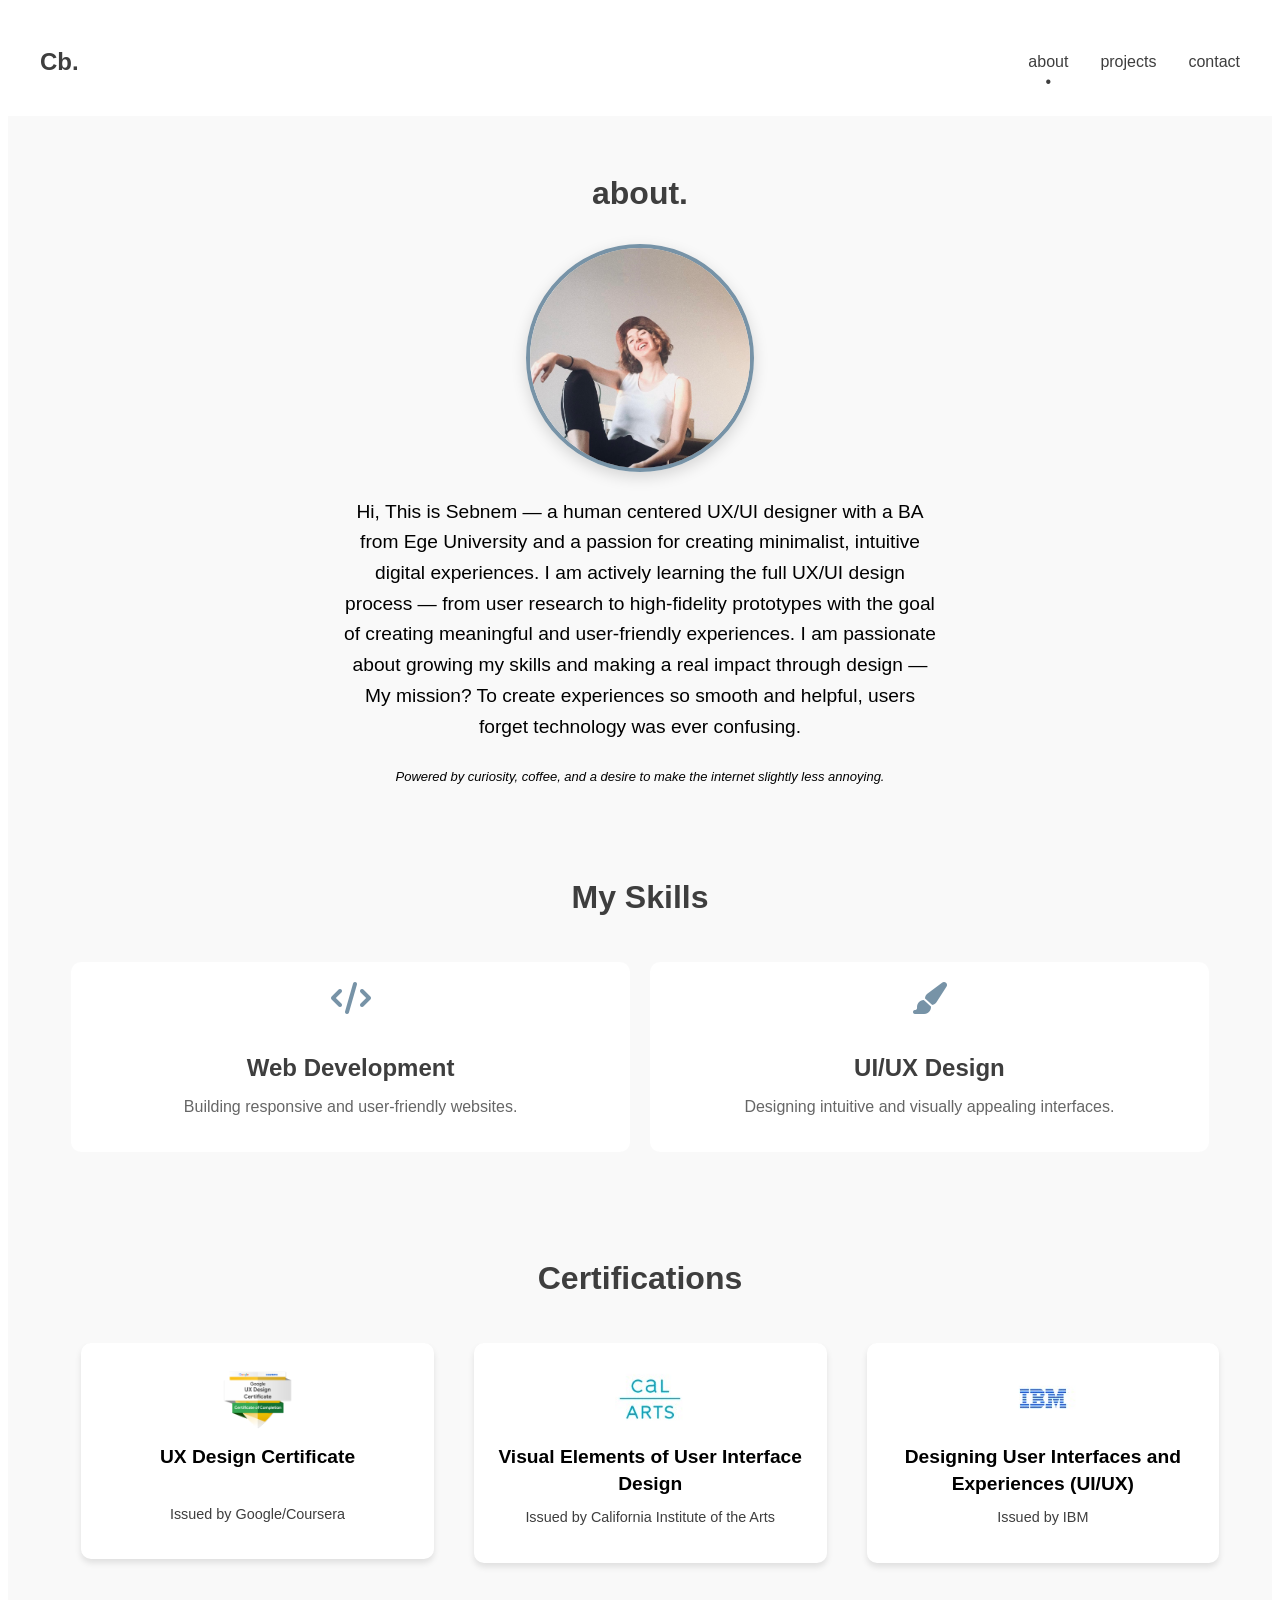
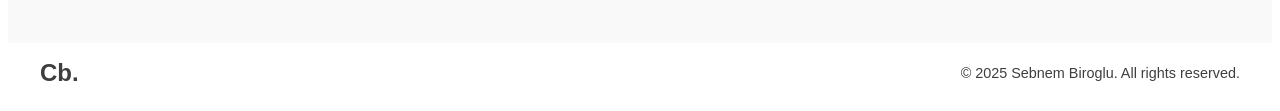
<file: index.html>
<!DOCTYPE html>
<html lang="en">
    <head>
        <meta charset="UTF-8">
        <meta name="viewport" content="width=device-width, initial-scale=1.0">
        <title>About - Sebnem Portfolio</title>
        <link href="/sharedCss/global.css" rel="stylesheet" type="text/css">
        <link href="/sharedCss/header.css" rel="stylesheet" type="text/css">
        <link href="/sharedCss/footer.css" rel="stylesheet" type="text/css">
        <link href="index.css" rel="stylesheet" type="text/css">
        <!-- Font Awesome for Icons -->
        <link rel="icon" href="/assets/icon.jpeg">
        <link rel="stylesheet" href="https://cdnjs.cloudflare.com/ajax/libs/font-awesome/6.0.0/css/all.min.css">
        <link rel="stylesheet" href="https://cdn.jsdelivr.net/npm/swiper@11/swiper-bundle.min.css">
        <script src="https://cdn.jsdelivr.net/npm/swiper@11/swiper-bundle.min.js"></script>
    </head>
    <body>
        <header>
            <div class="header">
                <a href="/index.html" class="logo">Cb.</a>
                <!-- Hamburger Menu Icon -->
                <div class="hamburger">☰</div>
                <!-- Navigation Links -->
                <div class="header-right" id="headerRight">
                    <a href="/index.html" class="selected">about</a>
                    <a href="/pages/projectsPage/projects.html">projects</a>
                    <a href="/pages/contactPage/contact.html">contact</a>
                </div>
            </div>
        </header>
        <!-- Hero Section -->
        <section class="hero-about">
            <div class="hero-content">
                <h1>about.</h1>
                <div class="profile-image-container">
                    <img src="/assets/about.jpg" alt="Sebnem" class="profile-image">
                </div>
                <p class="about-description">Hi, This is Sebnem — a human centered UX/UI designer with a BA from Ege University and a passion for creating minimalist, intuitive digital experiences. I am actively learning the full UX/UI design process — from user research to high-fidelity prototypes with the goal of creating meaningful and user-friendly experiences. I am passionate about growing my skills and making a real impact through design —My mission? To create experiences so smooth and helpful, users forget technology was ever confusing. 
              </p>
              <p class="about-description" style="font-style: italic; font-size: small;" > Powered by curiosity, coffee, and a desire to make the internet slightly less annoying.</p>
            </div>
        </section>
        <!-- Skills Section -->
        <section class="skills-section">
            <div class="skills-content">
                <h2>My Skills</h2>
                <div class="skills-grid">
                    <div class="skill">
                        <i class="fas fa-code"></i>
                        <h3>Web Development</h3>
                        <p>Building responsive and user-friendly websites.</p>
                    </div>
                    <div class="skill">
                        <i class="fas fa-paint-brush"></i>
                        <h3>UI/UX Design</h3>
                        <p>Designing intuitive and visually appealing interfaces.</p>
                    </div>

                </div>
            </div>
        </section>

        <section class="certifications-section">
            <div class="certifications-content">
                <h2>Certifications</h2>
                <div class="swiper-container">
                    <div class="swiper-wrapper">
                        <div class="swiper-slide">
                            <a href="https://www.credly.com/badges/e24ab41a-7db2-4058-b487-5f7d9be0de0d/public_url">
                                <img src="/assets/googleUXBadge.png">
                            </a>
                            <h3>UX Design Certificate</h3>
                            <p>Issued by Google/Coursera</p>
                        </div>
                        <div class="swiper-slide">
                            <a href="https://coursera.org/share/6ad89e8c963c9c7af292164a2fdc0afe">
                                <img src="/assets/calArtsLogo.jpeg">
                            </a>
                            <h3>Visual Elements of User Interface Design</h3>
                            <p>Issued by California Institute of the Arts</p>
                        </div>
                        <div class="swiper-slide">
                            <a href="https://coursera.org/share/5076c85e84b5dffcf7ebeeaede200be6">
                                <img src="/assets/ibm_logo.jpeg">
                            </a>
                            <h3>Designing User Interfaces and Experiences (UI/UX)</h3>
                            <p>Issued by IBM</p>
                        </div>
                        <div class="swiper-slide">
                            <a href="https://coursera.org/share/40bcac7f797701fb63cc44b56f583195">
                                <img src="/assets/microsoft_logo.jpeg">
                            </a>
                            <h3>Fundamentals of UI/UX Design</h3>
                            <p>Issued by Microsoft</p>
                        </div>
                        <div class="swiper-slide">
                            <a href="https://coursera.org/share/eeac251ac2859d1772b9b5827acc6440">
                                <img src="/assets/northEasternLogo.jpeg">
                            </a>
                            <h3>UX Web Design: Build User-Centric Websites</h3>
                            <p>Issued by Northeastern University</p>
                        </div>
                        <!--
                        <div class="swiper-slide">
                            <a href="https://coursera.org/share/3fb75e6a3b801d511cbf3d9e2e4f54c2">
                                <img src="/assets/googleLogo.jpeg">
                            </a>
                            <h3>Foundations of User Experience (UX) Design</h3>
                            <p>Issued by Google</p>
                        </div>
                        <div class="swiper-slide">
                            <a href="https://coursera.org/share/2ea15ce8f1d9692c07cf7ea50afc7239">
                                <img src="/assets/googleLogo.jpeg">
                            </a>
                            <h3>Start the UX Design Process: Empathize, Define, and Ideate</h3>
                            <p>Issued by Google</p>
                        </div>
                        <div class="swiper-slide">
                            <a href="https://coursera.org/share/d749ca5d533803d2b2585f1487466e7f">
                                <img src="/assets/googleLogo.jpeg">
                            </a>
                            <h3>Build Wireframes and Low-Fidelity Prototypes</h3>
                            <p>Issued by Google</p>
                        </div>
                        <div class="swiper-slide">
                            <a href="https://coursera.org/share/19de95fd7adc21bbb7989eeb2485a227">
                                <img src="/assets/googleLogo.jpeg">
                            </a>
                            <h3>Conduct UX Research and Test Early Concepts</h3>
                            <p>Issued by Google</p>
                        </div>
                        <div class="swiper-slide">
                            <a href="https://coursera.org/share/00df83d7be7b2926460253aa1dc768f0">
                                <img src="/assets/googleLogo.jpeg">
                            </a>
                            <h3>Create High-Fidelity Designs and Prototypes in Figma</h3>
                            <p>Issued by Google</p>
                        </div>
                        <div class="swiper-slide">
                            <a href="https://coursera.org/share/0bf09a257a8bd4d47339a36e63cf5b81">
                                <img src="/assets/googleLogo.jpeg">
                            </a>
                            <h3>Build Dynamic User Interfaces (UI) for Websites</h3>
                            <p>Issued by Google</p>
                        </div>
                        <div class="swiper-slide">
                            <a href="https://coursera.org/share/71d807952641d104ea6d45db547788c6">
                                <img src="/assets/googleLogo.jpeg">
                            </a>
                            <h3>Design a User Experience for Social Good & Prepare for Jobs</h3>
                            <p>Issued by Google</p>
                        </div>-->
                    </div>
                </div>
            </div>
        </section>

        <!-- Experience Section -->
        <!--
        <section class="experience-section">
            <div class="experience-content">
                <h2>Experience</h2>
                <div class="timeline">
                    <div class="timeline-item">
                        <h3>Future UI/UX Designer</h3>
                        <p>coming soon</p>
                        <p></p>
                    </div>
                    <div class="timeline-item">
                        <h3>Future Intern</h3>
                        <p>coming soon</p>
                        <p></p>
                    </div>
                </div>
            </div>
        </section>-->
        <footer class="footer">
            <div class="footer-content">
                <div class="footer-logo">Cb.</div>
                <div class="footer-text">© 2025 Sebnem Biroglu. All rights reserved.</div>
            </div>
        </footer>
        <script src="/js/hamburgerMenu.js"></script>
        <script src="/js/swiper.js"></script>
        </script>
    </body>
    <script>
        document.addEventListener('DOMContentLoaded', function() {
          document.body.classList.add('loaded');
          console.log('DOM fully loaded and parsed'); // Optional logging
        });
      </script>
</html>
</file>
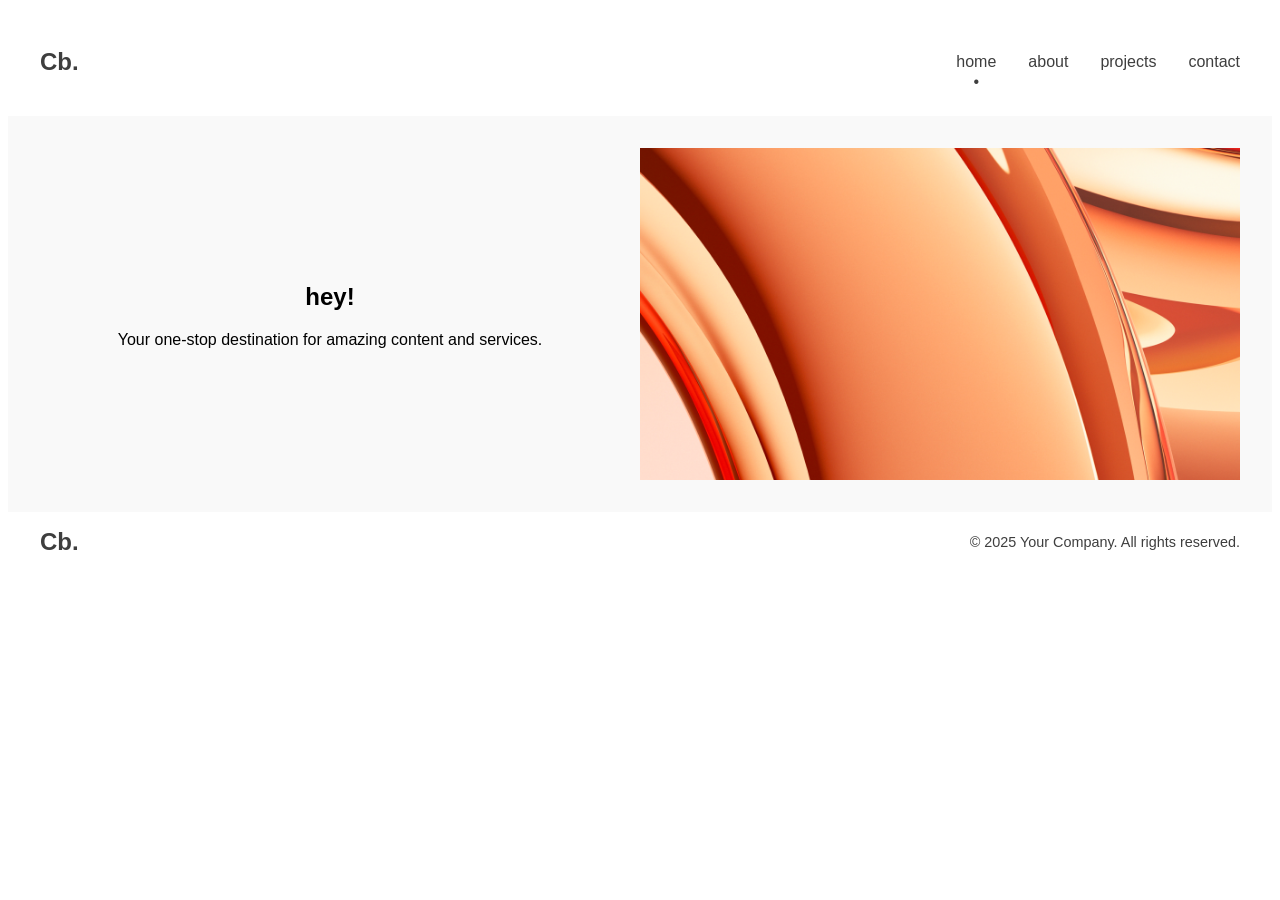
<file: SebnemBiroglu/index.html>
<!DOCTYPE html>
<html lang="en">
    <head>
        <meta charset="UTF-8">
        <meta name="viewport" content="width=device-width, initial-scale=1.0">
        <title>Home - Your Website</title>
        <link href="sebnemWebsite.css" rel="stylesheet" type="text/css">
    </head>
    <body>
        <header>
            <div class="header">
                <a href="index.html"  class="logo">Cb.</a>
                <div class="hamburger">☰</div>
                <div class="header-right" id="headerRight">
                    <a href="index.html" class="selected">home</a>
                    <a href="about.html">about</a>
                    <a href="projects.html">projects</a>
                    <a href="contact.html">contact</a>
                </div>
            </div>
        </header>

        <!-- Home Page Content -->
        <section class="contact-section">
            <div class="container">
                <div class="hero-content">
                <h1>hey!</h1>
                <p>Your one-stop destination for amazing content and services.</p>
                </div>
                <img src="images/test1.png" alt="My Image">
            </div>
        </section>

        <script src="sebnemWebsite.js"></script>
        <footer class="footer">
            <div class="footer-content">
                <div class="footer-logo">Cb.</div>
                <div class="footer-text">© 2025 Your Company. All rights reserved.</div>
            </div>
        </footer>
    </body>
</html>
</file>
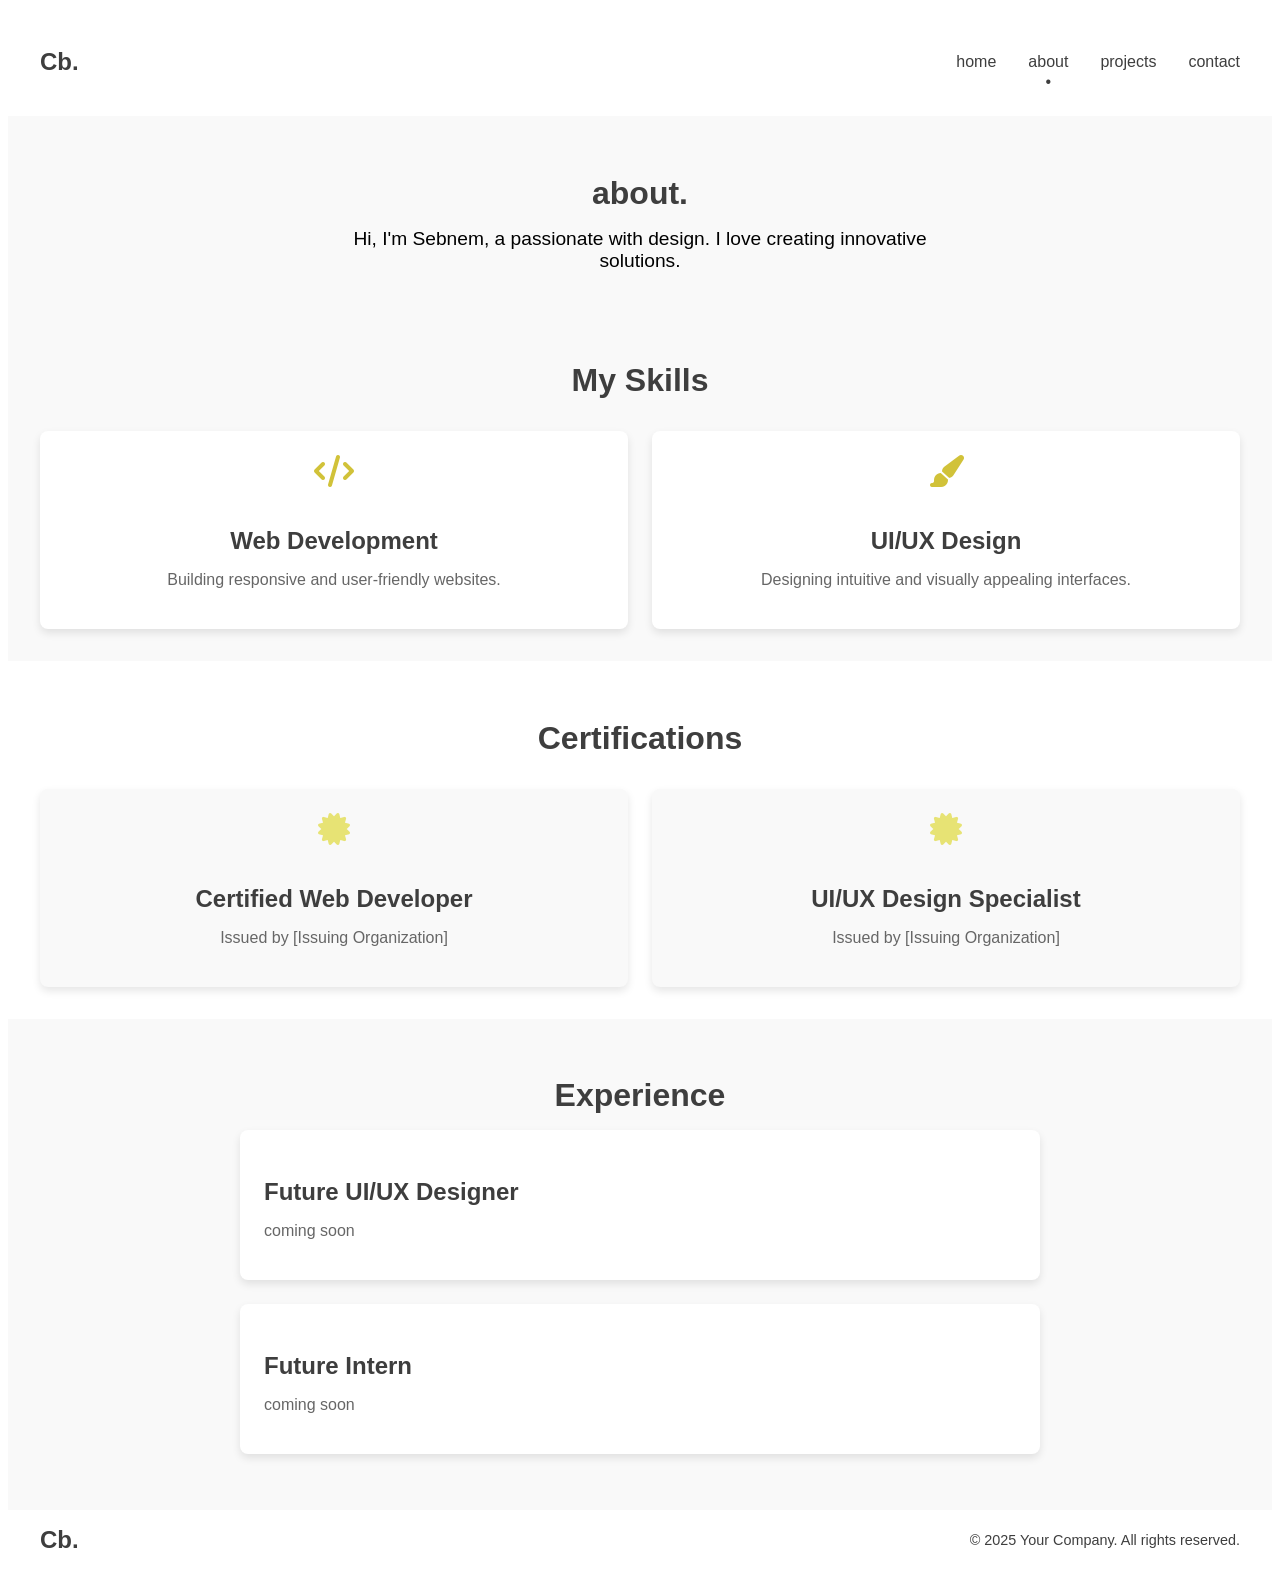
<file: SebnemBiroglu/about.html>
<!DOCTYPE html>
<html lang="en">
<head>
    <meta charset="UTF-8">
    <meta name="viewport" content="width=device-width, initial-scale=1.0">
    <title>About - Your Website</title>
    <link href="sebnemWebsite.css" rel="stylesheet" type="text/css">
    <!-- Font Awesome for Icons -->
    <link rel="stylesheet" href="https://cdnjs.cloudflare.com/ajax/libs/font-awesome/6.0.0/css/all.min.css">
</head>
<body>
    <header>
        <div class="header">
            <a href="index.html" class="logo">Cb.</a>
            <!-- Hamburger Menu Icon -->
            <div class="hamburger">☰</div>
            <!-- Navigation Links -->
            <div class="header-right" id="headerRight">
                <a href="index.html">home</a>
                <a href="about.html" class="selected">about</a>
                <a href="projects.html">projects</a>
                <a href="contact.html">contact</a>
            </div>
        </div>
    </header>

    <!-- Hero Section -->
    <section class="hero-about">
        <div class="hero-content">
            <h1>about.</h1>
            <p>Hi, I'm Sebnem, a passionate with design. I love creating innovative solutions.</p>
        </div>
    </section>

    <!-- Skills Section -->
    <section class="skills-section">
        <div class="skills-content">
            <h2>My Skills</h2>
            <div class="skills-grid">
                <div class="skill">
                    <i class="fas fa-code"></i>
                    <h3>Web Development</h3>
                    <p>Building responsive and user-friendly websites.</p>
                </div>
                <div class="skill">
                    <i class="fas fa-paint-brush"></i>
                    <h3>UI/UX Design</h3>
                    <p>Designing intuitive and visually appealing interfaces.</p>
                </div>
                
            
            </div>
        </div>
    </section>

    <!-- Certifications Section -->
    <section class="certifications-section">
        <div class="certifications-content">
            <h2>Certifications</h2>
            <div class="certifications-grid">
                <div class="certification">
                    <i class="fas fa-certificate"></i>
                    <h3>Certified Web Developer</h3>
                    <p>Issued by [Issuing Organization]</p>
                </div>
                <div class="certification">
                    <i class="fas fa-certificate"></i>
                    <h3>UI/UX Design Specialist</h3>
                    <p>Issued by [Issuing Organization]</p>
                </div>
                
            </div>
        </div>
    </section>

    <!-- Experience Section -->
    <section class="experience-section">
        <div class="experience-content">
            <h2>Experience</h2>
            <div class="timeline">
                <div class="timeline-item">
                    <h3>Future UI/UX Designer</h3>
                    <p>coming soon</p>
                    <p></p>
                </div>
                <div class="timeline-item">
                    <h3>Future Intern</h3>
                    <p>coming soon</p>
                    <p></p>
                </div>
            </div>
        </div>
    </section>

    <footer class="footer">
        <div class="footer-content">
            <div class="footer-logo">Cb.</div>
            <div class="footer-text">© 2025 Your Company. All rights reserved.</div>
        </div>
    </footer>
    <!-- Link to the external JavaScript file -->
    <script src="sebnemWebsite.js"></script>
</body>
</html>
</file>
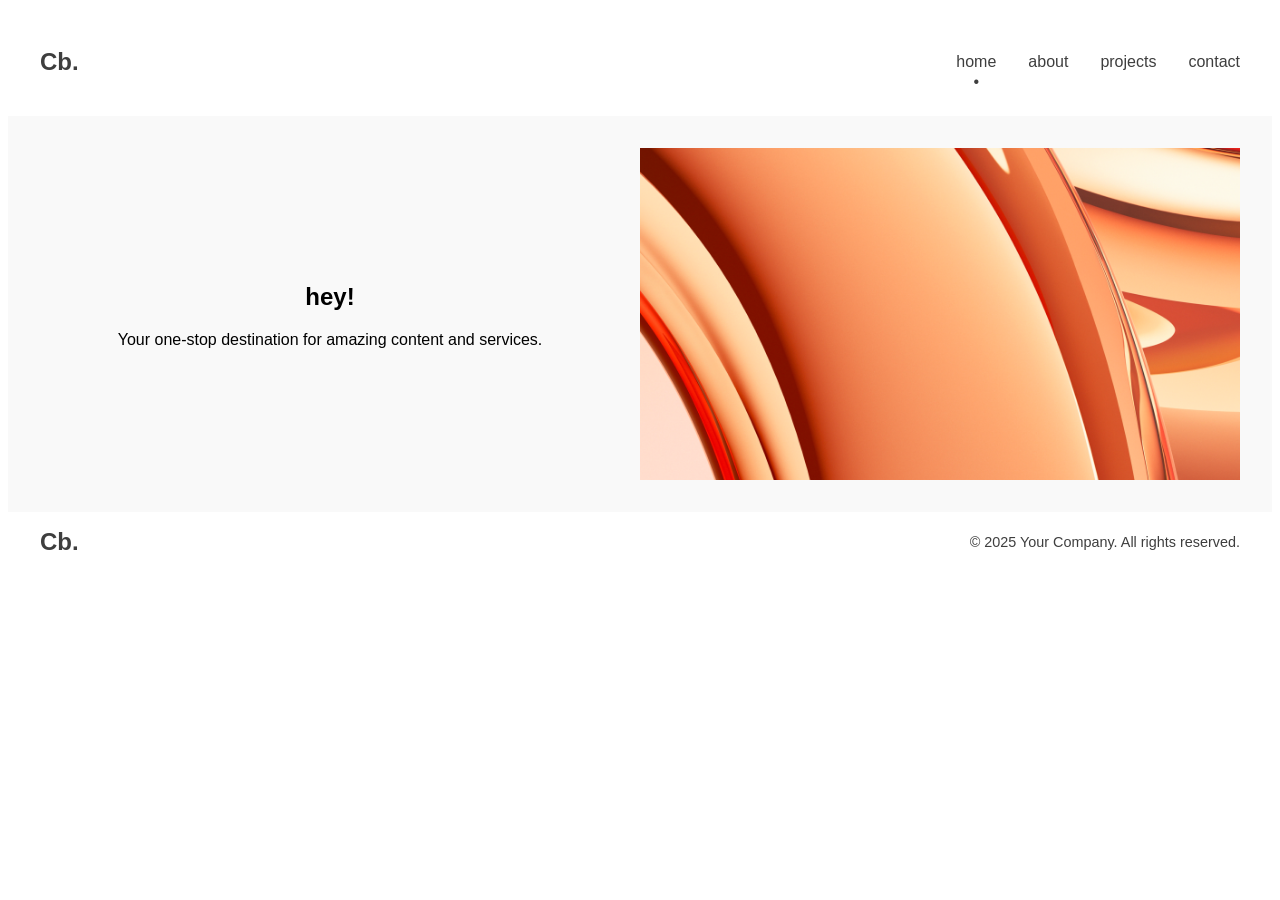
<file: SebnemBiroglu/home.html>
<!DOCTYPE html>
<html lang="en">
    <head>
        <meta charset="UTF-8">
        <meta name="viewport" content="width=device-width, initial-scale=1.0">
        <title>Home - Your Website</title>
        <link href="sebnemWebsite.css" rel="stylesheet" type="text/css">
    </head>
    <body>
        <header>
            <div class="header">
                <a href="home.html"  class="logo">Cb.</a>
                <div class="hamburger">☰</div>
                <div class="header-right" id="headerRight">
                    <a href="home.html" class="selected">home</a>
                    <a href="about.html">about</a>
                    <a href="projects.html">projects</a>
                    <a href="contact.html">contact</a>
                </div>
            </div>
        </header>

        <!-- Home Page Content -->
        <section class="contact-section">
            <div class="container">
                <div class="hero-content">
                <h1>hey!</h1>
                <p>Your one-stop destination for amazing content and services.</p>
                </div>
                <img src="images/test1.png" alt="My Image">
            </div>
        </section>

        <script src="sebnemWebsite.js"></script>
        <footer class="footer">
            <div class="footer-content">
                <div class="footer-logo">Cb.</div>
                <div class="footer-text">© 2025 Your Company. All rights reserved.</div>
            </div>
        </footer>
    </body>
</html>
</file>
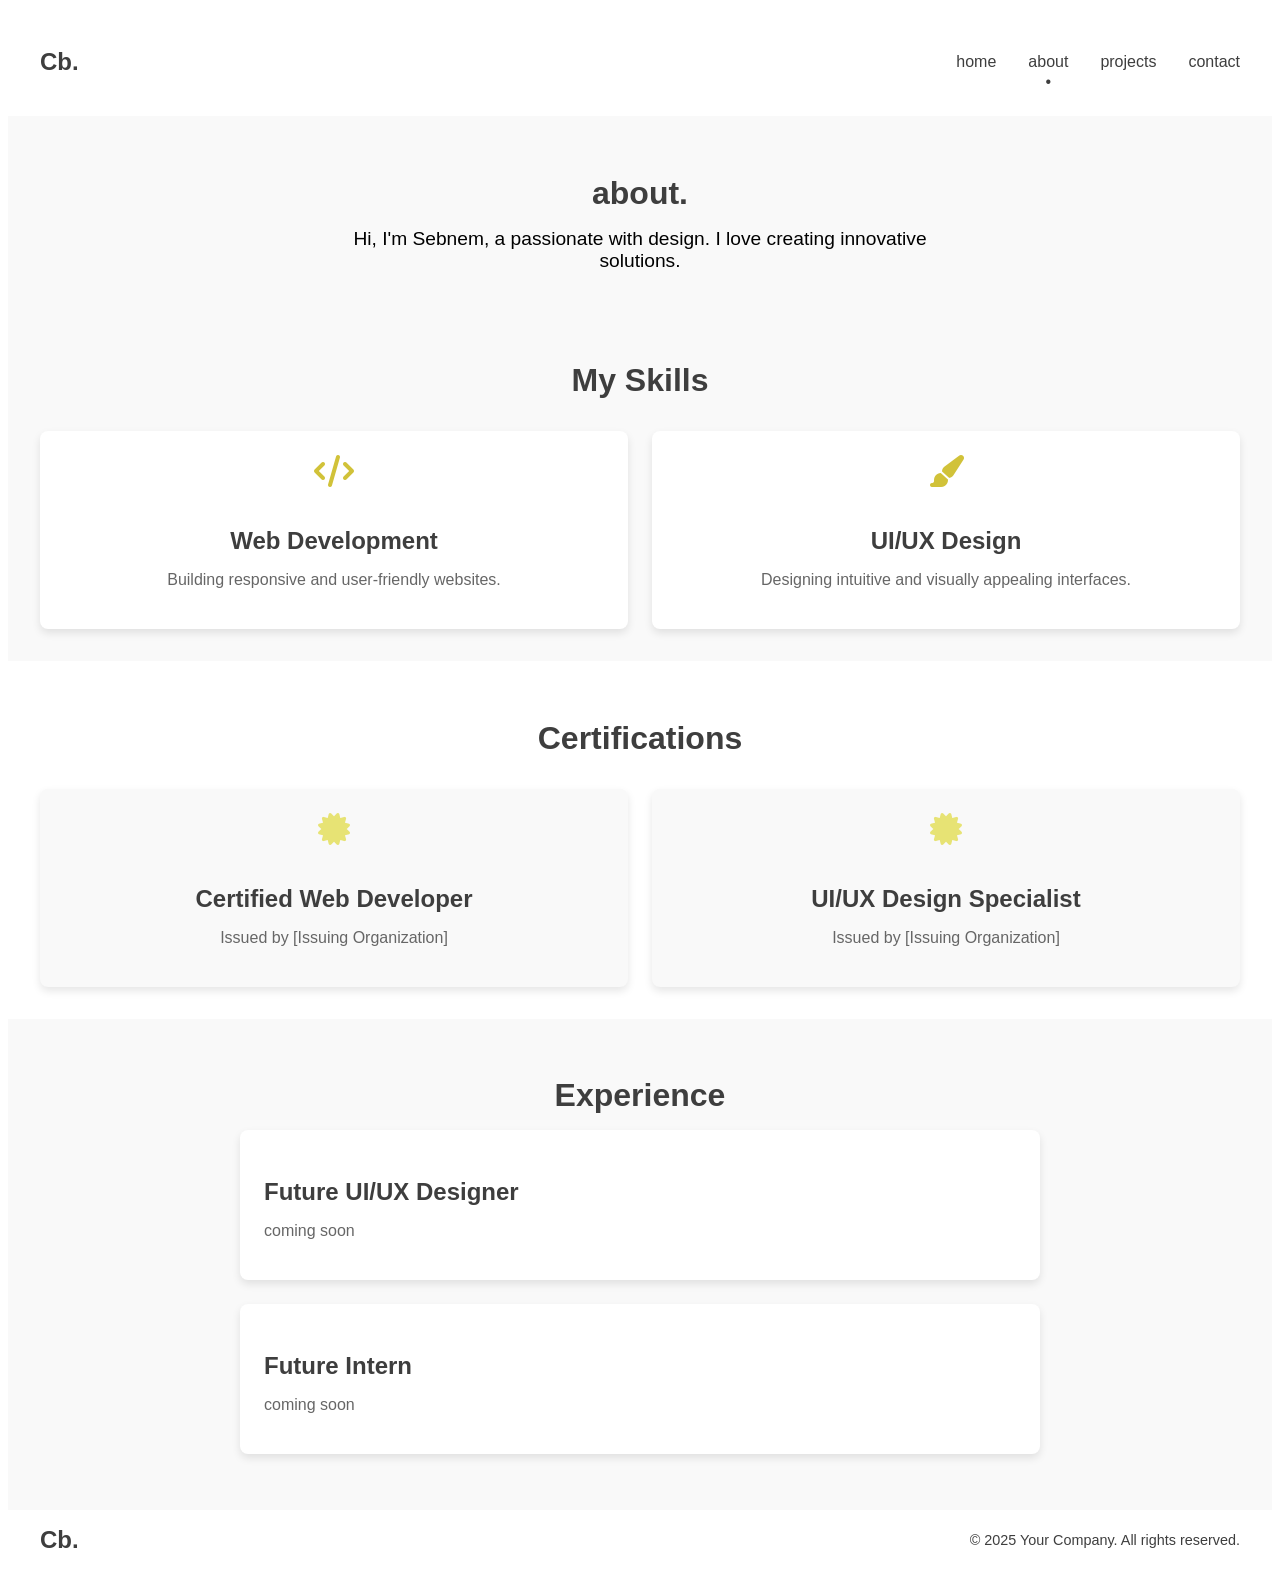
<file: sebnemWebsite/about.html>
<!DOCTYPE html>
<html lang="en">
<head>
    <meta charset="UTF-8">
    <meta name="viewport" content="width=device-width, initial-scale=1.0">
    <title>About - Your Website</title>
    <link href="sebnemWebsite.css" rel="stylesheet" type="text/css">
    <!-- Font Awesome for Icons -->
    <link rel="stylesheet" href="https://cdnjs.cloudflare.com/ajax/libs/font-awesome/6.0.0/css/all.min.css">
</head>
<body>
    <header>
        <div class="header">
            <a href="home.html" class="logo">Cb.</a>
            <!-- Hamburger Menu Icon -->
            <div class="hamburger">☰</div>
            <!-- Navigation Links -->
            <div class="header-right" id="headerRight">
                <a href="home.html">home</a>
                <a href="about.html" class="selected">about</a>
                <a href="projects.html">projects</a>
                <a href="contact.html">contact</a>
            </div>
        </div>
    </header>

    <!-- Hero Section -->
    <section class="hero-about">
        <div class="hero-content">
            <h1>about.</h1>
            <p>Hi, I'm Sebnem, a passionate with design. I love creating innovative solutions.</p>
        </div>
    </section>

    <!-- Skills Section -->
    <section class="skills-section">
        <div class="skills-content">
            <h2>My Skills</h2>
            <div class="skills-grid">
                <div class="skill">
                    <i class="fas fa-code"></i>
                    <h3>Web Development</h3>
                    <p>Building responsive and user-friendly websites.</p>
                </div>
                <div class="skill">
                    <i class="fas fa-paint-brush"></i>
                    <h3>UI/UX Design</h3>
                    <p>Designing intuitive and visually appealing interfaces.</p>
                </div>
                
            
            </div>
        </div>
    </section>

    <!-- Certifications Section -->
    <section class="certifications-section">
        <div class="certifications-content">
            <h2>Certifications</h2>
            <div class="certifications-grid">
                <div class="certification">
                    <i class="fas fa-certificate"></i>
                    <h3>Certified Web Developer</h3>
                    <p>Issued by [Issuing Organization]</p>
                </div>
                <div class="certification">
                    <i class="fas fa-certificate"></i>
                    <h3>UI/UX Design Specialist</h3>
                    <p>Issued by [Issuing Organization]</p>
                </div>
                
            </div>
        </div>
    </section>

    <!-- Experience Section -->
    <section class="experience-section">
        <div class="experience-content">
            <h2>Experience</h2>
            <div class="timeline">
                <div class="timeline-item">
                    <h3>Future UI/UX Designer</h3>
                    <p>coming soon</p>
                    <p></p>
                </div>
                <div class="timeline-item">
                    <h3>Future Intern</h3>
                    <p>coming soon</p>
                    <p></p>
                </div>
            </div>
        </div>
    </section>

    <footer class="footer">
        <div class="footer-content">
            <div class="footer-logo">Cb.</div>
            <div class="footer-text">© 2025 Your Company. All rights reserved.</div>
        </div>
    </footer>
    <!-- Link to the external JavaScript file -->
    <script src="sebnemWebsite.js"></script>
</body>
</html>
</file>
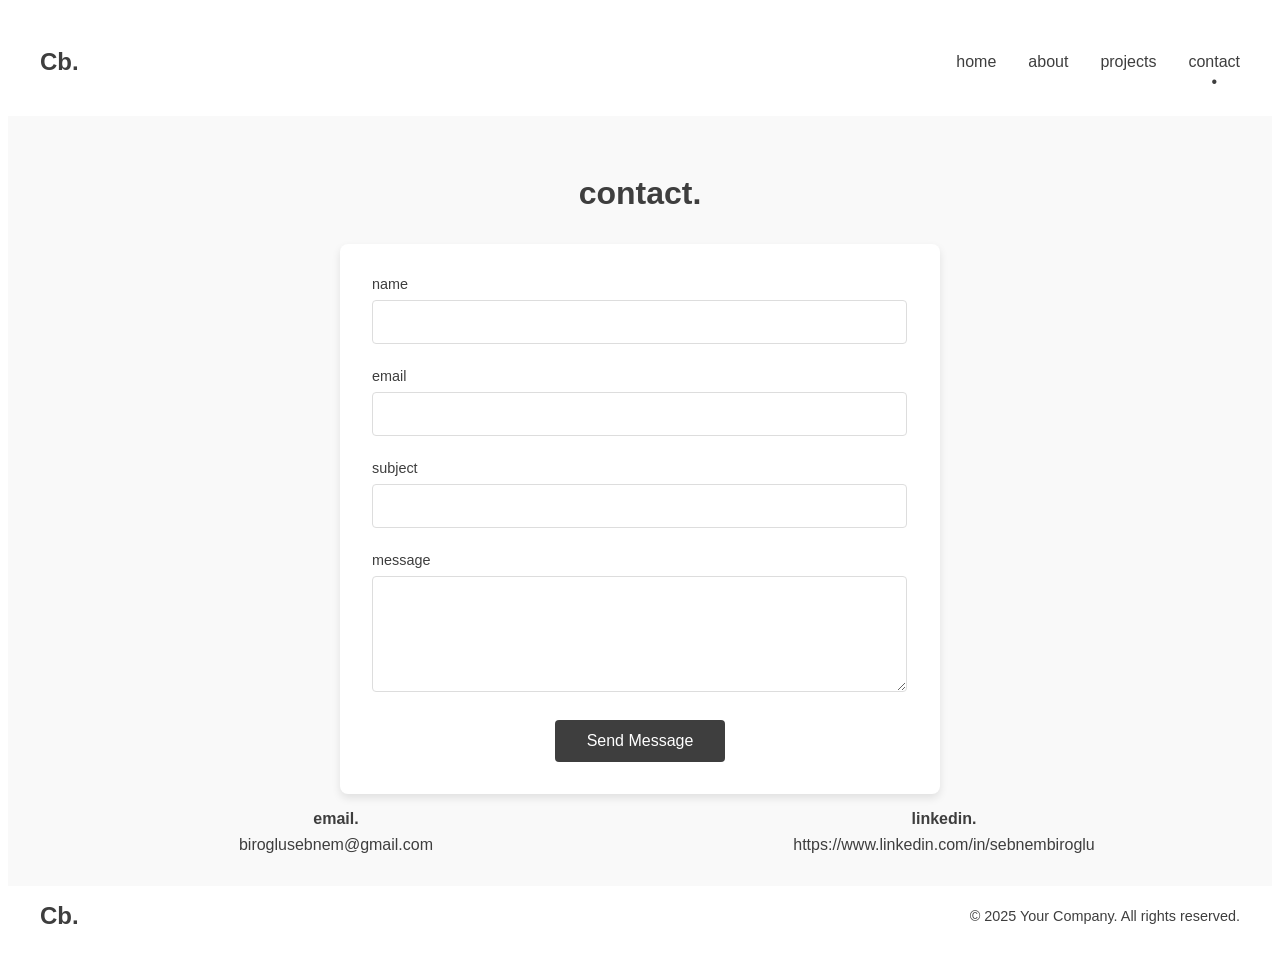
<file: sebnemWebsite/contact.html>
<!DOCTYPE html>
<html lang="en">
    <head>
        <meta charset="UTF-8">
        <meta name="viewport" content="width=device-width, initial-scale=1.0">
        <title>Website</title>
        <link href="sebnemWebsite.css" rel="stylesheet" type="text/css">
    </head>
    <body>
        <header>
            <div class="header">
                <a href="home.html" class="logo">Cb.</a>
                <div class="hamburger">☰</div>
                <div class="header-right" id="headerRight">
                    <a href="home.html">home</a>
                    <a href="about.html">about</a>
                    <a href="projects.html">projects</a>
                    <a href="contact.html" class="selected">contact</a>
                </div>
            </div>
        </header>
        <section class="contact-section">
            <div class="contact-content">
                <h2>contact.</h2>
                <p></p>
                <form class="email-form" action="#" method="POST">
                    <div class="form-group">
                        <label for="name">name</label>
                        <input type="text" id="name" name="name" required>
                    </div>

                    <div class="form-group">
                        <label for="email">email</label>
                        <input type="email" id="email" name="email" required>
                    </div>

                    <div class="form-group">
                        <label for="subject">subject</label>
                        <input type="text" id="subject" name="subject" required>
                    </div>

                    <div class="form-group">
                        <label for="message">message</label>
                        <textarea id="message" name="message" rows="5" required></textarea>
                    </div>

                    <button type="submit" class="submit-button">Send Message</button>
                </form>
            </div>
            <p></p>
            <div class="contact-info">
                <div class="contact-grid">
                    <div class="contact-label">email.</div>
                    <div class="contact-address">
                        <a href="mailto:biroglusebnem@gmail.com">biroglusebnem@gmail.com</a>
                    </div>
                </div>
                <div class="contact-grid">
                    <div class="contact-label">linkedin.</div>
                    <div class="contact-address">
                        <a href="https://www.linkedin.com/in/sebnembiroglu" target="_blank" rel="noopener noreferrer">https://www.linkedin.com/in/sebnembiroglu</a>
                    </div>
                </div>
            </div>            
        </section>
        <script src="sebnemWebsite.js"></script>
    </body>
    <footer class="footer">
        <div class="footer-content">
            <div class="footer-logo">Cb.</div>
            <div class="footer-text">© 2025 Your Company. All rights reserved.</div>
        </div>
    </footer>
</html>
</file>
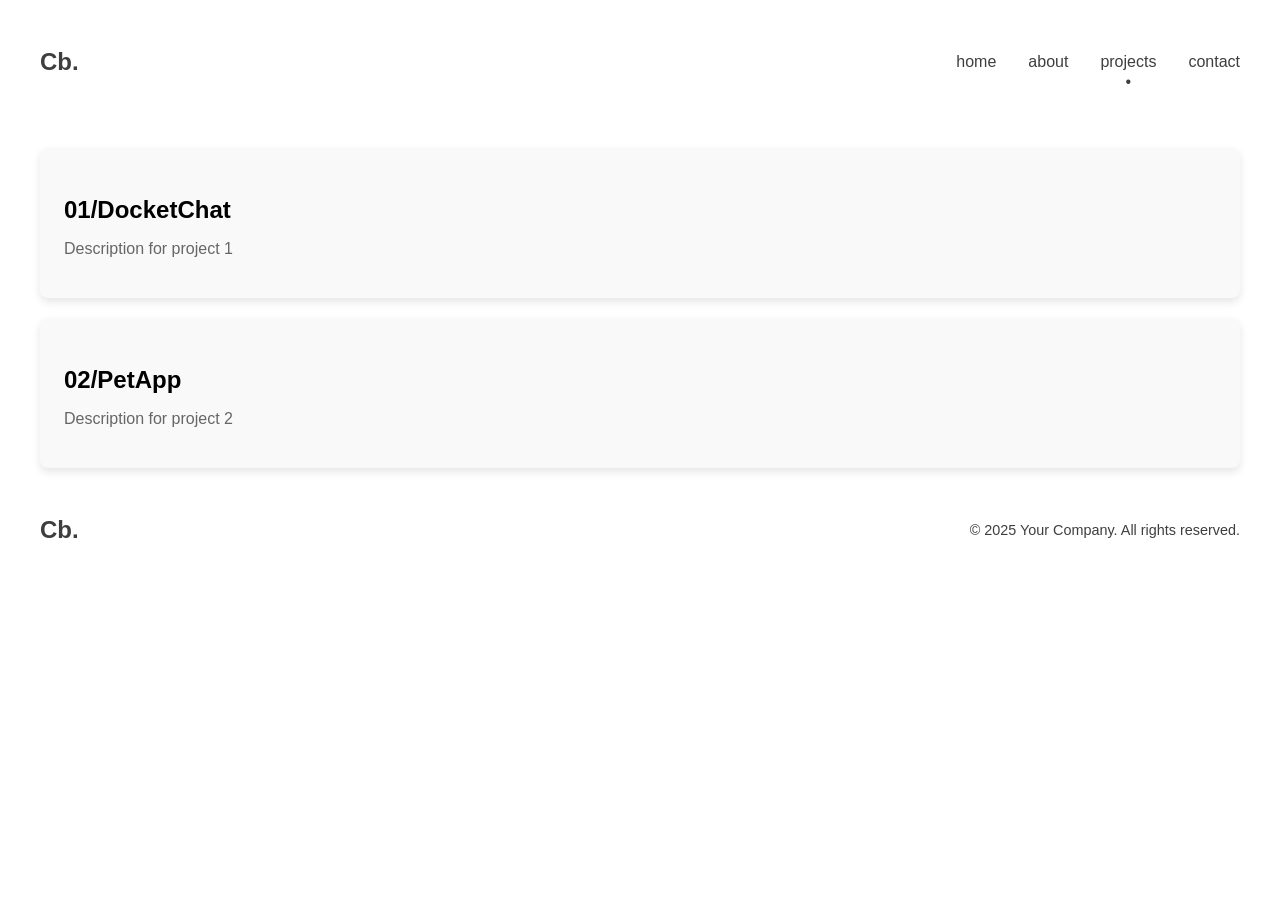
<file: sebnemWebsite/projects.html>
<!DOCTYPE html>
<html lang="en">
    <head>
        <meta charset="UTF-8">
        <meta name="viewport" content="width=device-width, initial-scale=1.0">
        <title>Projects - Your Website</title>
        <link href="sebnemWebsite.css" rel="stylesheet" type="text/css">
    </head>

    <body>
        <header>
            <div class="header">
                <a href="home.html" class="logo">Cb.</a>
                <div class="hamburger">☰</div>
                <div class="header-right" id="headerRight">
                    <a href="home.html">home</a>
                    <a href="about.html">about</a>
                    <a href="projects.html" class="selected">projects</a>
                    <a href="contact.html">contact</a>
                </div>
            </div>
        </header>

        <!-- Projects Page Content -->
        <section class="projects-section">
            <div class="project-box">
                <h3>01/DocketChat</h3>
                <p>Description for project 1</p>
            </div>
            <div class="project-box">
                <h3>02/PetApp</h3>
                <p>Description for project 2</p>
            </div>
        </section>

        <script src="sebnemWebsite.js"></script>
        <footer class="footer">
            <div class="footer-content">
                <div class="footer-logo">Cb.</div>
                <div class="footer-text">© 2025 Your Company. All rights reserved.</div>
            </div>
        </footer>
    </body>
</html>
</file>
<file: sharedCss/global.css>
body {
  font-family: "HelveticaNeue-Thin", sans-serif;
  -webkit-overflow-scrolling: touch;
}

html {
  -webkit-text-size-adjust: 100%; /* Prevent font scaling */
  -webkit-font-smoothing: antialiased; /* Better font rendering */
}

body {
  visibility: hidden;
  opacity: 0;
  transition: opacity 0.3s ease;
}

body.loaded {
  visibility: visible;
  opacity: 1;
}
</file>
<file: sharedCss/header.css>
header {
  position: sticky;
  top: 0;
  z-index: 999; /* Ensure it stays above content */
  background-color: white; /* Needed for overlay effect */
}
/* Style the header with a background and some padding */
.header {
  overflow: hidden;
  background-color: white;
  padding: 1.5rem 1rem;
  display: flex;
  justify-content: space-between;
  align-items: center;
  z-index: 1;
}

/* Style the header links */
.header a {
  float: left;
  color: #3e3e3e;
  text-align: center;
  padding: 0.75rem 1rem;
  text-decoration: none;
  font-size: 1rem;
  line-height: 1.5;
  border-radius: 0.25rem;
  position: relative;
}

/* Style the logo link */
.header a.logo {
  font-size: 1.5rem;
  font-weight: bold;
}

/* Float the link section to the right */
.header-right {
  float: right;
}
  
/* Selected link with dot under it */
.header a.selected::after {
  content: "•";
  position: absolute;
  left: 50%;
  transform: translateX(-50%);
  bottom: -0.5em;
  font-size: 1em;
  color: #3e3e3e;
  z-index: 2;
}
  
/* Hamburger Menu Icon */
.hamburger {
  display: none; /* Hidden by default */
  font-size: 1.5rem; /* Use rem for font size */
  cursor: pointer;
  z-index: 2;
}
  
/* Responsive design */
@media screen and (max-width: 500px) {
  .header-right {
    display: none;
    flex-direction: column;
    width: 100%;
    background-color: white;
    position: absolute;
    top: 5rem;
    left: 0;
    padding: 0.5rem;
  }

  /* Show the hamburger menu icon */
  .hamburger {
    display: block;
    z-index: 2;
  }

  /* Show the menu links when the "show" class is added */
  .header-right.show {
    display: flex;
  z-index: 2;
  }

  /* Adjust link styles for mobile */
  .header a {
    float: none;
    display: block;
    text-align: left;
  }

  /* Adjust dot positioning for mobile */
  .header a.selected::after {
    left: 0.3em;
    bottom: 0.7em;
    transform: none;
  }
}
</file>
<file: sharedCss/footer.css>
/* Footer Styles */
.footer {
  background-color: white;
  color: #3e3e3e;
  padding: 1rem 2rem;
  display: flex;
  justify-content: space-between;
  align-items: center;
}

.footer-content {
  display: flex;
  justify-content: space-between;
  align-items: center;
  width: 100%;
}

/* Left-aligned logo */
.footer-logo {
  font-size: 1.5rem;
  font-weight: bold;
  white-space: nowrap;
}
  
  /* Right-aligned text */
.footer-text {
  font-size: 0.9rem;
  white-space: nowrap;
}

/* Responsive */
@media (max-width: 600px) {
  .footer-content {
    flex-direction: column;
    text-align: center;
  }

  .footer-text {
    margin-top: 0.5rem;
    margin-left: 0;
  }
}
</file>
<file: index.css>
.hero-about {
  padding: 2rem;
  background-color: #f9f9f9;
  text-align: center;
}

.hero-about h1 {
  color: #3e3e3e;
  font-size: 2rem;
  margin-bottom: 1rem;
}

.hero-about p {
  font-size: 1.2rem;
  max-width: 600px;
  margin: 0 auto;
}

.skills-section {
  padding: 2rem 5%; /* Consistent horizontal padding */
  background-color: #f9f9f9;
  text-align: center;
}

.skills-content {
  max-width: 1200px; /* Limit the maximum width */
  margin: 0 auto; /* Center the content */
}

.skills-grid {
  display: grid;
  grid-template-columns: repeat(auto-fit, minmax(200px, 1fr));
  gap: 20px;
  justify-content: center;
}

.skill {
  text-align: center;
  padding: 20px;
  background: white;
  border-radius: 10px;
}

.skill i {
  font-size: 2rem;
  color: #7793A7;
  margin-bottom: 1rem;
}

.skills-content h2 {
  padding-bottom: 30px;
  font-size: 2rem;
  margin-bottom: 1rem;
  color: #3e3e3e;
}

.skill h3 {
  font-size: 1.5rem;
  margin-bottom: 0.5rem;
  color: #3e3e3e;
}

.skill p {
  font-size: 1rem;
  color: #666;
}

/* Experience Section Styles */
.experience-section {
  padding: 2rem;
  background-color: #f9f9f9;
  text-align: center;
}

.experience-content h2 {
  padding-bottom: 30px;
  font-size: 2rem;
  margin-bottom: 1rem;
  color: #3e3e3e;
}

.timeline {
  max-width: 800px;
  margin: 0 auto;
  text-align: left;
}

.timeline-item {
  background-color: white;
  padding: 1.5rem;
  border-radius: 8px;
  box-shadow: 0 4px 8px rgba(0, 0, 0, 0.1);
  margin-bottom: 1.5rem;
}

.timeline-item h3 {
  font-size: 1.5rem;
  margin-bottom: 0.5rem;
  color: #3e3e3e;
}

.timeline-item p {
  font-size: 1rem;
  color: #666;
  margin-bottom: 0.5rem;
}

.hero-content {
  flex: 1;
}

.certifications-content h2 {
  padding-bottom: 30px;
  font-size: 2rem;
  margin-bottom: 1rem;
  color: #3e3e3e;
}

.certifications-section {
  text-align: center;
  padding: 50px 5%;
  background: #f9f9f9;
}

.certifications-content {
  max-width: 1200px;
  margin: 0 auto;
}

.swiper-container {
  width: 100%;
  overflow: hidden;
  display: flex;
  justify-content: center;
  align-items: center;
  margin: 0 auto;
  padding: 0 10px 30px;
  height: auto;
}

.swiper-slide {
  padding-top: 20px;
  padding-bottom: 25px;
  display: flex;
  justify-content: center;
  align-items: center;
  flex-direction: column;
  text-align: center;
  background: #fff;
  border-radius: 10px;
  box-shadow: 0 4px 6px rgba(0, 0, 0, 0.1);
  transition: transform 0.3s ease-in-out;
  height: 100%;
}

.swiper-wrapper {
  display: flex;
  align-items: stretch;
}

.swiper-slide img {
  width: 20%; /* Adjust image size */
  height: auto;
  display: block;
  margin: 0 auto;
}

.swiper-slide h3 {
  margin: 10px 15px;
  min-height: 50px; /* Ensures all titles have the same height */
  text-align: center;
  overflow: hidden;
  font-size: 1.2rem; /* Consistent font size */
  line-height: 1.4; /* Consistent line height */
  overflow: hidden; /* Prevent text overflow */
  display: -webkit-box;
  -webkit-line-clamp: 2; /* Limit to 2 lines */
  -webkit-box-orient: vertical;
}

.swiper-slide p {
  text-align: center;
  font-size: 0.9rem; /* Consistent font size */
  color: #3e3e3e;
  line-height: 1.4; /* Consistent line height */
  margin: 10px 0; /* Add spacing */
}

/* Navigation buttons */
.swiper-button-next,
.swiper-button-prev {
  color: #3e3e3e;
}

.swiper-pagination {
  margin-top: 10px;
}

@media (max-width: 768px) {

  .swiper-container {
    width: 90%;
    align-content: center;
  }

  .swiper-slide {
    min-height: 200px;
  }
}

/* Circular Profile Image Styles */
.profile-image-container {
  margin: 2rem auto 0; /* Slightly more top margin */
  width: 220px; /* Increased from 150px */
  height: 220px; /* Increased from 150px */
  border-radius: 50%;
  overflow: hidden;
  border: 4px solid #7793A7; /* Slightly thicker border */
  box-shadow: 0 5px 15px rgba(0, 0, 0, 0.15); /* More pronounced shadow */
}

.profile-image {
  width: 100%;
  height: 100%;
  object-fit: cover;
  transition: transform 0.3s ease;
}

/* Optional hover effect */
.profile-image:hover {
  transform: scale(1.05);
}

/* Responsive adjustments */
@media (max-width: 768px) {
  .profile-image-container {
      width: 120px;
      height: 120px;
  }
}

.about-description {
  padding-top: 25px;
  margin-bottom: 1.5rem;
  font-size: 1.1rem;
  line-height: 1.6;
  max-width: 700px;
  margin-left: auto;
  margin-right: auto;
}
</file>
<file: SebnemBiroglu/sebnemWebsite.css>
body {
  font-family: "HelveticaNeue-Thin", sans-serif;
}
/* Style the header with a background and some padding */
.header {
  overflow: hidden;
  background-color: white;
  padding: 1.5rem 1rem; /* Use rem for padding (relative to root font size) */
  display: flex;
  justify-content: space-between;
  align-items: center;
  
 
}
/* Style the header links */
.header a {
  float: left;
  color: #3e3e3e;
  text-align: center;
  padding: 0.75rem 1rem; /* Use rem for padding */
  text-decoration: none;
  font-size: 1rem; /* Use rem for font size */
  line-height: 1.5; /* Unitless line height for better scaling */
  border-radius: 0.25rem; /* Use rem for border radius */
  position: relative; /* Added this for absolute positioning to work */
}

/* Style the logo link */
.header a.logo {
  font-size: 1.5rem; /* Use rem for font size */
  font-weight: bold;
}

/* Float the link section to the right */
.header-right {
  float: right;
}

/* Selected link with dot under it */
.header a.selected::after {
  content: "•"; /* Unicode character for a dot */
  position: absolute;
  left: 50%; /* Center the dot horizontally */
  transform: translateX(-50%); /* Center the dot horizontally */
  bottom: -0.5em; /* Position the dot below the link (relative to font size) */
  font-size: 1em; /* Use em for font size (relative to the link's font size) */
  color: #3e3e3e;
}

/* Hamburger Menu Icon */
.hamburger {
  display: none; /* Hidden by default */
  font-size: 1.5rem; /* Use rem for font size */
  cursor: pointer;
}

/* Responsive design */
@media screen and (max-width: 500px) {
  /* Hide the regular menu links */
  .header-right {
    display: none;
    flex-direction: column;
    width: 100%;
    background-color: white;
    position: absolute;
    top: 5rem; /* Adjust based on header height (relative units) */
    left: 0;
    padding: 0.5rem; /* Use rem for padding */
  }

  /* Show the hamburger menu icon */
  .hamburger {
    display: block;
  }

  /* Show the menu links when the "show" class is added */
  .header-right.show {
    display: flex;
  }

  /* Adjust link styles for mobile */
  .header a {
    float: none;
    display: block;
    text-align: left;
  }

  /* Adjust dot positioning for mobile */
  .header a.selected::after {
    left: 0.3em; /* Move the dot to the left for mobile (relative to font size) */
    bottom: 0.7em; /* Adjust the vertical position for mobile (relative to font size) */
    transform: none; /* Remove the centering transform */
  }
}
/* Contact Section Styles */
.contact-section {
  padding: 2rem;
  background-color: #f9f9f9;
  text-align: center;
}

.contact-content {
  max-width: 600px;
  margin: 0 auto;
}

.contact-content h2 {
  font-size: 2rem;
  margin-bottom: 1rem;
  color: #3e3e3e;
}

.contact-content p {
  font-size: 1rem;
  color: #666;
  margin-bottom: 2rem;
}

/* Email Form Styles */
.email-form {
  background-color: white;
  padding: 2rem;
  border-radius: 8px;
  box-shadow: 0 4px 8px rgba(0, 0, 0, 0.1);
}

.form-group {
  margin-bottom: 1.5rem;
  text-align: left;
}

.form-group label {
  display: block;
  font-size: 0.9rem;
  color: #3e3e3e;
  margin-bottom: 0.5rem;
}

.form-group input,
.form-group textarea {
  width: 95%;
  padding: 0.75rem;
  font-size: 1rem;
  border: 1px solid #ddd;
  border-radius: 4px;
  outline: none;
  transition: border-color 0.3s ease;
}

.form-group input:focus,
.form-group textarea:focus {
  border-color: #3e3e3e;
}

.form-group textarea {
  resize: vertical; /* Allow vertical resizing */
}

/* Submit Button Styles */
.submit-button {
  background-color: #3e3e3e;
  color: white;
  padding: 0.75rem 2rem;
  font-size: 1rem;
  border: none;
  border-radius: 4px;
  cursor: pointer;
  transition: background-color 0.3s ease;
}

.submit-button:hover {
  background-color: #2c2c2c;
}

/* Contact Info Container */
.contact-info {
  display: flex;
  flex-wrap: wrap; /* Allows items to move to a new row if needed */
  justify-content: center; /* Centers the content horizontally */
  gap: 1rem; /* Adds spacing between items */
  width: 100%;
  text-align: center;
  box-sizing: border-box;
}

/* Contact Grid Styles */
.contact-grid {
  display: flex;
  flex-direction: column;
  align-items: center;
  flex: 1 1 45%; /* Flexible width but prevents overflow */
  min-width: 250px; /* Ensures it doesn’t get too small */
  text-align: center;
  word-break: break-word; /* Allows long words to break */
}

/* Contact Label */
.contact-label {
  font-weight: 600;
  color: #3e3e3e;
  margin-bottom: 0.5rem;
}

/* Contact Address */
.contact-address a {
  color: #0077b5; /* LinkedIn blue */
  text-decoration: none;
  transition: color 0.3s ease;
  white-space: nowrap;
  overflow: hidden;
  text-overflow: ellipsis;
  max-width: 100%;
  display: block;
}

/* Styling for Email Link */
.contact-address a {
  color: #3e3e3e;
  text-decoration: none;
  transition: color 0.3s ease;
}

/* Hover Effect */
.contact-address a:hover {
  color: black;
}

/* Responsive Design */
@media (max-width: 600px) {
  .contact-info {
    flex-direction: column;
  }

  .contact-grid {
    flex-basis: 100%; /* Forces full width on small screens */
    min-width: unset; /* Removes minimum width */
  }
}

/* Footer Styles */
.footer {
  background-color: white;
  color: #3e3e3e;
  padding: 1rem 2rem;
  display: flex;
  justify-content: space-between;
  align-items: center;
}

.footer-content {
  display: flex;
  justify-content: space-between;
  align-items: center;
  width: 100%; /* Ensure full width */
}

/* Left-aligned logo */
.footer-logo {
  font-size: 1.5rem;
  font-weight: bold;
  white-space: nowrap;
}

/* Right-aligned text */
.footer-text {
  font-size: 0.9rem;
  white-space: nowrap; /* Prevents breaking */
}

/* Responsive */
@media (max-width: 600px) {
  .footer-content {
    flex-direction: column;
    text-align: center;
  }

  .footer-text {
    margin-top: 0.5rem;
    margin-left: 0; /* Reset margin */
  }
}

.hero-about {
  padding: 2rem;
  background-color: #f9f9f9;
  text-align: center;
}

.hero-about h1 {
  color: #3e3e3e;
  font-size: 2rem;
  margin-bottom: 1rem;
}

.hero-about p {
  font-size: 1.2rem;
  max-width: 600px;
  margin: 0 auto;
}

/* Skills Section Styles */
.skills-section {
  padding: 2rem;
  background-color: #f9f9f9;
  text-align: center;
}

.skills-content h2 {
  font-size: 2rem;
  margin-bottom: 1rem;
  color: #3e3e3e;
}

.skills-grid {
  display: grid;
  grid-template-columns: repeat(auto-fit, minmax(250px, 1fr));
  gap: 1.5rem;
  margin-top: 2rem;
}

.skill {
  background-color: white;
  padding: 1.5rem;
  border-radius: 8px;
  box-shadow: 0 4px 8px rgba(0, 0, 0, 0.1);
  text-align: center;
}

.skill i {
  font-size: 2rem;
  color: #d1c239;
  margin-bottom: 1rem;
}

.skill h3 {
  font-size: 1.5rem;
  margin-bottom: 0.5rem;
  color: #3e3e3e;
}

.skill p {
  font-size: 1rem;
  color: #666;
}

/* Certifications Section Styles */
.certifications-section {
  padding: 2rem;
  background-color: white;
  text-align: center;
}

.certifications-content h2 {
  font-size: 2rem;
  margin-bottom: 1rem;
  color: #3e3e3e;
}

.certifications-grid {
  display: grid;
  grid-template-columns: repeat(auto-fit, minmax(250px, 1fr));
  gap: 1.5rem;
  margin-top: 2rem;
}

.certification {
  background-color: #f9f9f9;
  padding: 1.5rem;
  border-radius: 8px;
  box-shadow: 0 4px 8px rgba(0, 0, 0, 0.1);
  text-align: center;
}

.certification i {
  font-size: 2rem;
  color: #e7e374;
  margin-bottom: 1rem;
}

.certification h3 {
  font-size: 1.5rem;
  margin-bottom: 0.5rem;
  color: #3e3e3e;
}

.certification p {
  font-size: 1rem;
  color: #666;
}

/* Experience Section Styles */
.experience-section {
  padding: 2rem;
  background-color: #f9f9f9;
  text-align: center;
}

.experience-content h2 {
  font-size: 2rem;
  margin-bottom: 1rem;
  color: #3e3e3e;
}

.projects-section {
  display: flex;
  flex-direction: column; /* Stack elements vertically */
  gap: 20px; /* Space between the boxes */
  padding: 2rem;
}

.project-box {
  background-color: #f9f9f9;
  padding: 1.5rem;
  border-radius: 8px;
  box-shadow: 0 4px 8px rgba(0, 0, 0, 0.1);
}

.project-box h3 {
  font-size: 1.5rem;
  margin-bottom: 1rem;
}

.project-box p {
  font-size: 1rem;
  color: #666;
}
.timeline {
  max-width: 800px;
  margin: 0 auto;
  text-align: left;
}

.timeline-item {
  background-color: white;
  padding: 1.5rem;
  border-radius: 8px;
  box-shadow: 0 4px 8px rgba(0, 0, 0, 0.1);
  margin-bottom: 1.5rem;
}

.timeline-item h3 {
  font-size: 1.5rem;
  margin-bottom: 0.5rem;
  color: #3e3e3e;
}

.timeline-item p {
  font-size: 1rem;
  color: #666;
  margin-bottom: 0.5rem;
}

.container {
  display: flex;
  align-items: center; /* Align items vertically in the center */
  justify-content: space-between; /* Space out text and image */
  gap: 20px; /* Space between text and image */
  width: 100%; /* Ensure the container takes full width */
  max-width: 1200px; /* Optional: Set a max-width for better responsiveness */
  margin: 0 auto; /* Center the container on the page */
}

.hero-content {
  flex: 1; /* Allow text content to take up available space */
}

img {
  max-width: 50%; /* Ensure the image is responsive */
  height: auto; /* Maintain aspect ratio */
}
</file>
<file: sebnemWebsite/sebnemWebsite.css>
body {
  font-family: "HelveticaNeue-Thin", sans-serif;
}
/* Style the header with a background and some padding */
.header {
  overflow: hidden;
  background-color: white;
  padding: 1.5rem 1rem; /* Use rem for padding (relative to root font size) */
  display: flex;
  justify-content: space-between;
  align-items: center;
  
 
}
/* Style the header links */
.header a {
  float: left;
  color: #3e3e3e;
  text-align: center;
  padding: 0.75rem 1rem; /* Use rem for padding */
  text-decoration: none;
  font-size: 1rem; /* Use rem for font size */
  line-height: 1.5; /* Unitless line height for better scaling */
  border-radius: 0.25rem; /* Use rem for border radius */
  position: relative; /* Added this for absolute positioning to work */
}

/* Style the logo link */
.header a.logo {
  font-size: 1.5rem; /* Use rem for font size */
  font-weight: bold;
}

/* Float the link section to the right */
.header-right {
  float: right;
}

/* Selected link with dot under it */
.header a.selected::after {
  content: "•"; /* Unicode character for a dot */
  position: absolute;
  left: 50%; /* Center the dot horizontally */
  transform: translateX(-50%); /* Center the dot horizontally */
  bottom: -0.5em; /* Position the dot below the link (relative to font size) */
  font-size: 1em; /* Use em for font size (relative to the link's font size) */
  color: #3e3e3e;
}

/* Hamburger Menu Icon */
.hamburger {
  display: none; /* Hidden by default */
  font-size: 1.5rem; /* Use rem for font size */
  cursor: pointer;
}

/* Responsive design */
@media screen and (max-width: 500px) {
  /* Hide the regular menu links */
  .header-right {
    display: none;
    flex-direction: column;
    width: 100%;
    background-color: white;
    position: absolute;
    top: 5rem; /* Adjust based on header height (relative units) */
    left: 0;
    padding: 0.5rem; /* Use rem for padding */
  }

  /* Show the hamburger menu icon */
  .hamburger {
    display: block;
  }

  /* Show the menu links when the "show" class is added */
  .header-right.show {
    display: flex;
  }

  /* Adjust link styles for mobile */
  .header a {
    float: none;
    display: block;
    text-align: left;
  }

  /* Adjust dot positioning for mobile */
  .header a.selected::after {
    left: 0.3em; /* Move the dot to the left for mobile (relative to font size) */
    bottom: 0.7em; /* Adjust the vertical position for mobile (relative to font size) */
    transform: none; /* Remove the centering transform */
  }
}
/* Contact Section Styles */
.contact-section {
  padding: 2rem;
  background-color: #f9f9f9;
  text-align: center;
}

.contact-content {
  max-width: 600px;
  margin: 0 auto;
}

.contact-content h2 {
  font-size: 2rem;
  margin-bottom: 1rem;
  color: #3e3e3e;
}

.contact-content p {
  font-size: 1rem;
  color: #666;
  margin-bottom: 2rem;
}

/* Email Form Styles */
.email-form {
  background-color: white;
  padding: 2rem;
  border-radius: 8px;
  box-shadow: 0 4px 8px rgba(0, 0, 0, 0.1);
}

.form-group {
  margin-bottom: 1.5rem;
  text-align: left;
}

.form-group label {
  display: block;
  font-size: 0.9rem;
  color: #3e3e3e;
  margin-bottom: 0.5rem;
}

.form-group input,
.form-group textarea {
  width: 95%;
  padding: 0.75rem;
  font-size: 1rem;
  border: 1px solid #ddd;
  border-radius: 4px;
  outline: none;
  transition: border-color 0.3s ease;
}

.form-group input:focus,
.form-group textarea:focus {
  border-color: #3e3e3e;
}

.form-group textarea {
  resize: vertical; /* Allow vertical resizing */
}

/* Submit Button Styles */
.submit-button {
  background-color: #3e3e3e;
  color: white;
  padding: 0.75rem 2rem;
  font-size: 1rem;
  border: none;
  border-radius: 4px;
  cursor: pointer;
  transition: background-color 0.3s ease;
}

.submit-button:hover {
  background-color: #2c2c2c;
}

/* Contact Info Container */
.contact-info {
  display: flex;
  flex-wrap: wrap; /* Allows items to move to a new row if needed */
  justify-content: center; /* Centers the content horizontally */
  gap: 1rem; /* Adds spacing between items */
  width: 100%;
  text-align: center;
  box-sizing: border-box;
}

/* Contact Grid Styles */
.contact-grid {
  display: flex;
  flex-direction: column;
  align-items: center;
  flex: 1 1 45%; /* Flexible width but prevents overflow */
  min-width: 250px; /* Ensures it doesn’t get too small */
  text-align: center;
  word-break: break-word; /* Allows long words to break */
}

/* Contact Label */
.contact-label {
  font-weight: 600;
  color: #3e3e3e;
  margin-bottom: 0.5rem;
}

/* Contact Address */
.contact-address a {
  color: #0077b5; /* LinkedIn blue */
  text-decoration: none;
  transition: color 0.3s ease;
  white-space: nowrap;
  overflow: hidden;
  text-overflow: ellipsis;
  max-width: 100%;
  display: block;
}

/* Styling for Email Link */
.contact-address a {
  color: #3e3e3e;
  text-decoration: none;
  transition: color 0.3s ease;
}

/* Hover Effect */
.contact-address a:hover {
  color: black;
}

/* Responsive Design */
@media (max-width: 600px) {
  .contact-info {
    flex-direction: column;
  }

  .contact-grid {
    flex-basis: 100%; /* Forces full width on small screens */
    min-width: unset; /* Removes minimum width */
  }
}

/* Footer Styles */
.footer {
  background-color: white;
  color: #3e3e3e;
  padding: 1rem 2rem;
  display: flex;
  justify-content: space-between;
  align-items: center;
}

.footer-content {
  display: flex;
  justify-content: space-between;
  align-items: center;
  width: 100%; /* Ensure full width */
}

/* Left-aligned logo */
.footer-logo {
  font-size: 1.5rem;
  font-weight: bold;
  white-space: nowrap;
}

/* Right-aligned text */
.footer-text {
  font-size: 0.9rem;
  white-space: nowrap; /* Prevents breaking */
}

/* Responsive */
@media (max-width: 600px) {
  .footer-content {
    flex-direction: column;
    text-align: center;
  }

  .footer-text {
    margin-top: 0.5rem;
    margin-left: 0; /* Reset margin */
  }
}

.hero-about {
  padding: 2rem;
  background-color: #f9f9f9;
  text-align: center;
}

.hero-about h1 {
  color: #3e3e3e;
  font-size: 2rem;
  margin-bottom: 1rem;
}

.hero-about p {
  font-size: 1.2rem;
  max-width: 600px;
  margin: 0 auto;
}

/* Skills Section Styles */
.skills-section {
  padding: 2rem;
  background-color: #f9f9f9;
  text-align: center;
}

.skills-content h2 {
  font-size: 2rem;
  margin-bottom: 1rem;
  color: #3e3e3e;
}

.skills-grid {
  display: grid;
  grid-template-columns: repeat(auto-fit, minmax(250px, 1fr));
  gap: 1.5rem;
  margin-top: 2rem;
}

.skill {
  background-color: white;
  padding: 1.5rem;
  border-radius: 8px;
  box-shadow: 0 4px 8px rgba(0, 0, 0, 0.1);
  text-align: center;
}

.skill i {
  font-size: 2rem;
  color: #d1c239;
  margin-bottom: 1rem;
}

.skill h3 {
  font-size: 1.5rem;
  margin-bottom: 0.5rem;
  color: #3e3e3e;
}

.skill p {
  font-size: 1rem;
  color: #666;
}

/* Certifications Section Styles */
.certifications-section {
  padding: 2rem;
  background-color: white;
  text-align: center;
}

.certifications-content h2 {
  font-size: 2rem;
  margin-bottom: 1rem;
  color: #3e3e3e;
}

.certifications-grid {
  display: grid;
  grid-template-columns: repeat(auto-fit, minmax(250px, 1fr));
  gap: 1.5rem;
  margin-top: 2rem;
}

.certification {
  background-color: #f9f9f9;
  padding: 1.5rem;
  border-radius: 8px;
  box-shadow: 0 4px 8px rgba(0, 0, 0, 0.1);
  text-align: center;
}

.certification i {
  font-size: 2rem;
  color: #e7e374;
  margin-bottom: 1rem;
}

.certification h3 {
  font-size: 1.5rem;
  margin-bottom: 0.5rem;
  color: #3e3e3e;
}

.certification p {
  font-size: 1rem;
  color: #666;
}

/* Experience Section Styles */
.experience-section {
  padding: 2rem;
  background-color: #f9f9f9;
  text-align: center;
}

.experience-content h2 {
  font-size: 2rem;
  margin-bottom: 1rem;
  color: #3e3e3e;
}

.projects-section {
  display: flex;
  flex-direction: column; /* Stack elements vertically */
  gap: 20px; /* Space between the boxes */
  padding: 2rem;
}

.project-box {
  background-color: #f9f9f9;
  padding: 1.5rem;
  border-radius: 8px;
  box-shadow: 0 4px 8px rgba(0, 0, 0, 0.1);
}

.project-box h3 {
  font-size: 1.5rem;
  margin-bottom: 1rem;
}

.project-box p {
  font-size: 1rem;
  color: #666;
}
.timeline {
  max-width: 800px;
  margin: 0 auto;
  text-align: left;
}

.timeline-item {
  background-color: white;
  padding: 1.5rem;
  border-radius: 8px;
  box-shadow: 0 4px 8px rgba(0, 0, 0, 0.1);
  margin-bottom: 1.5rem;
}

.timeline-item h3 {
  font-size: 1.5rem;
  margin-bottom: 0.5rem;
  color: #3e3e3e;
}

.timeline-item p {
  font-size: 1rem;
  color: #666;
  margin-bottom: 0.5rem;
}

.container {
  display: flex;
  align-items: center; /* Align items vertically in the center */
  justify-content: space-between; /* Space out text and image */
  gap: 20px; /* Space between text and image */
  width: 100%; /* Ensure the container takes full width */
  max-width: 1200px; /* Optional: Set a max-width for better responsiveness */
  margin: 0 auto; /* Center the container on the page */
}

.hero-content {
  flex: 1; /* Allow text content to take up available space */
}

img {
  max-width: 50%; /* Ensure the image is responsive */
  height: auto; /* Maintain aspect ratio */
}
</file>
